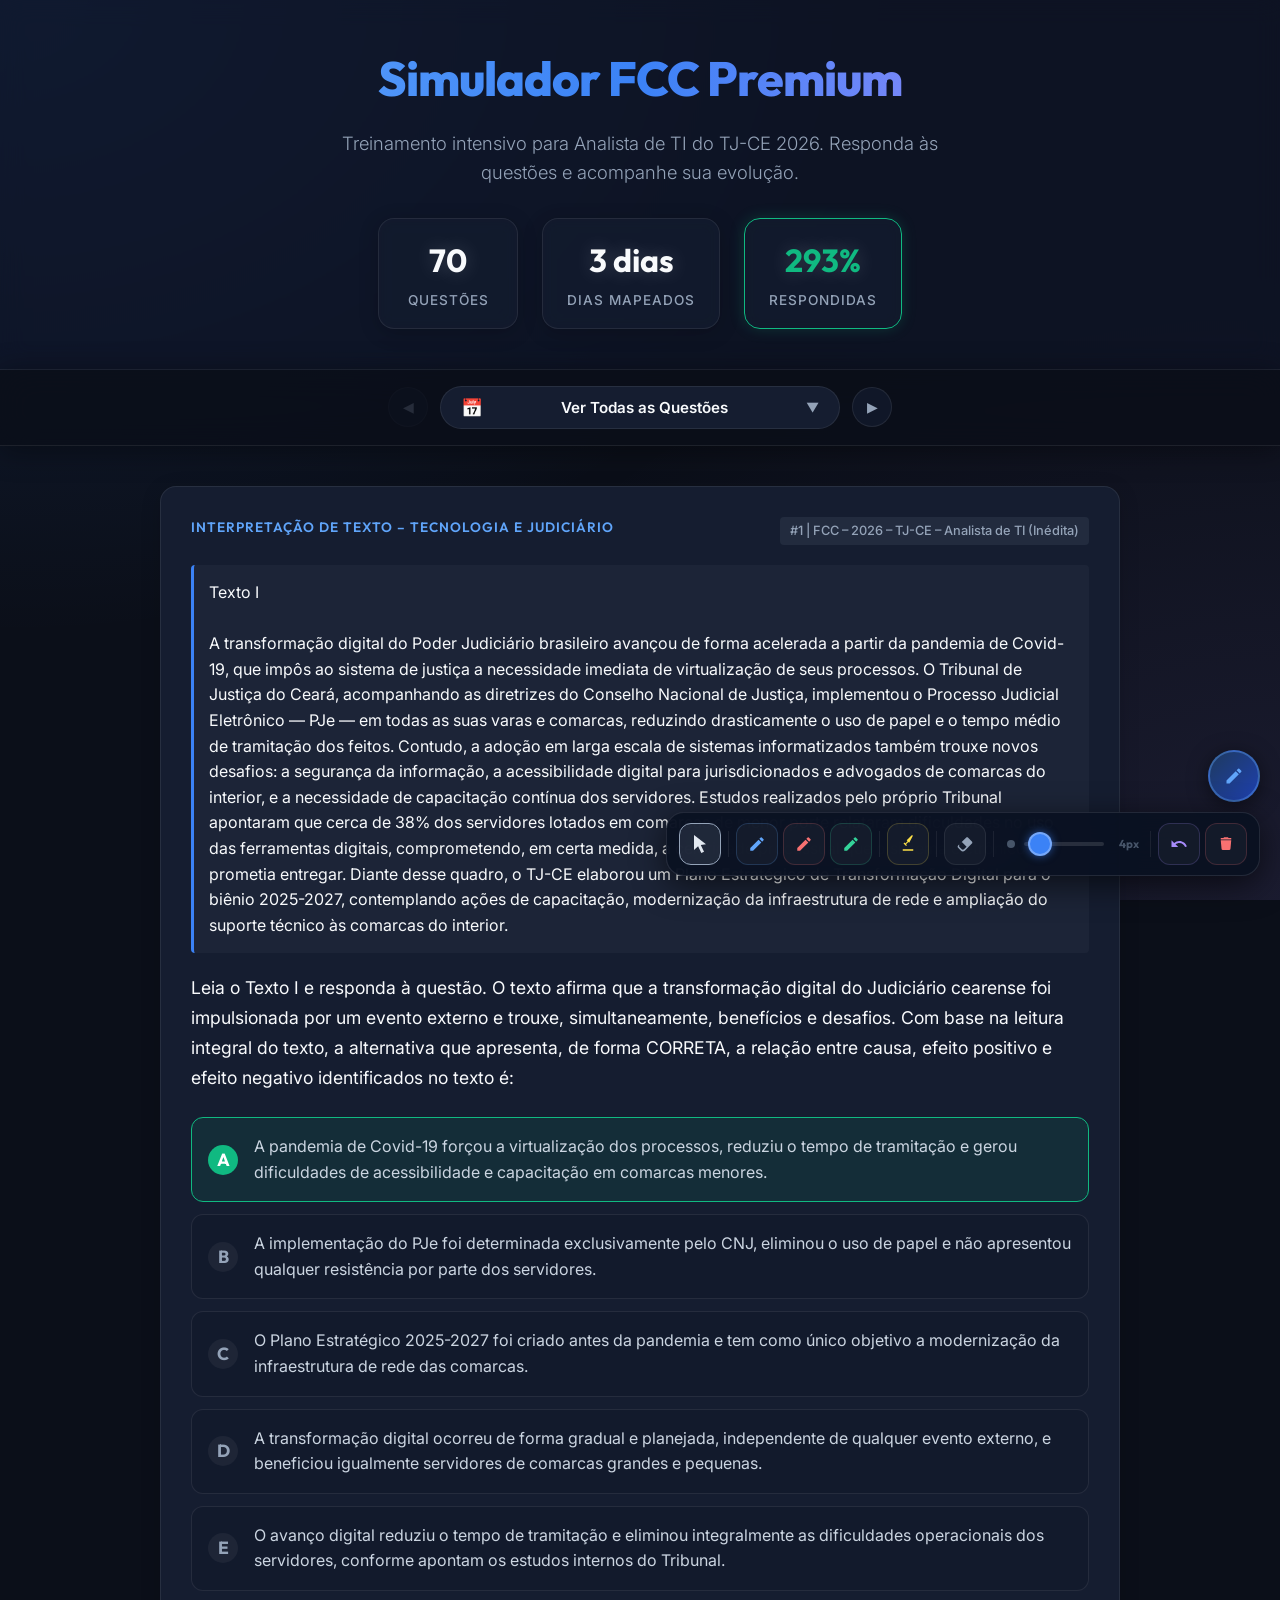
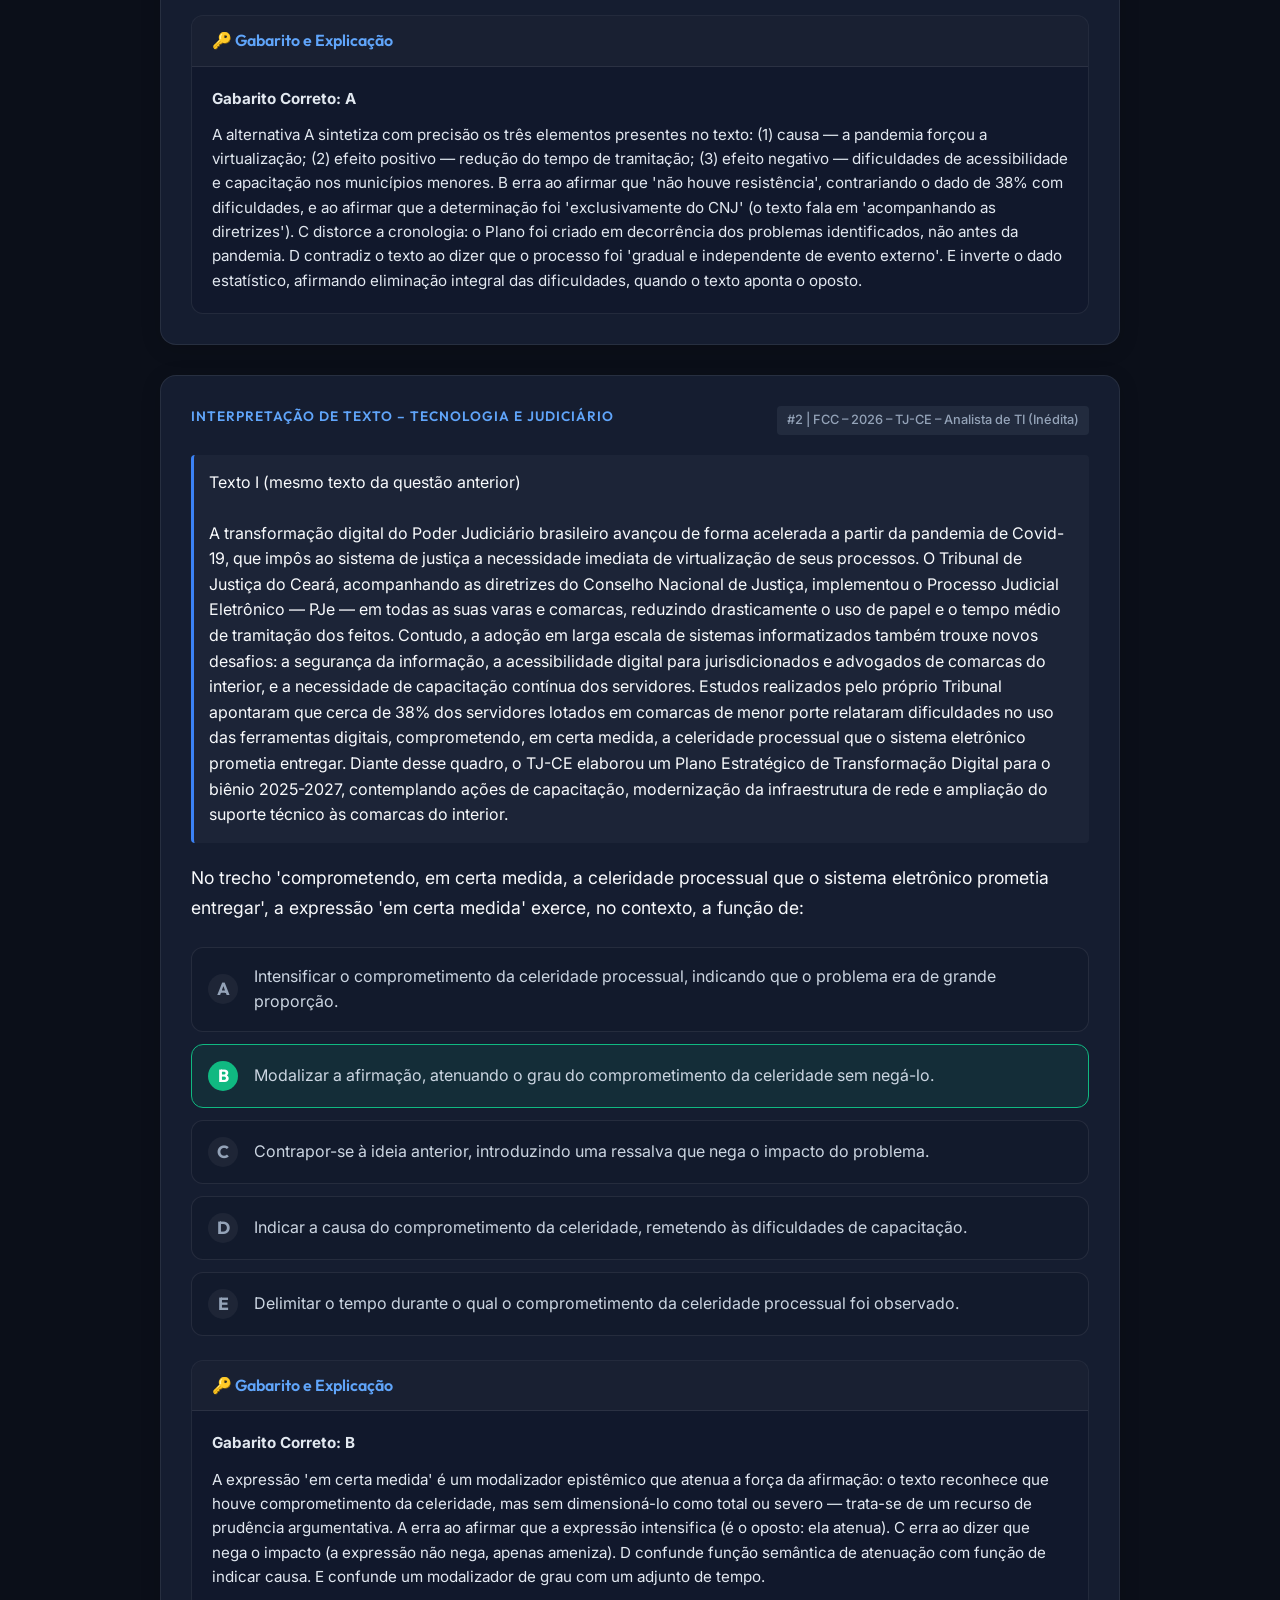
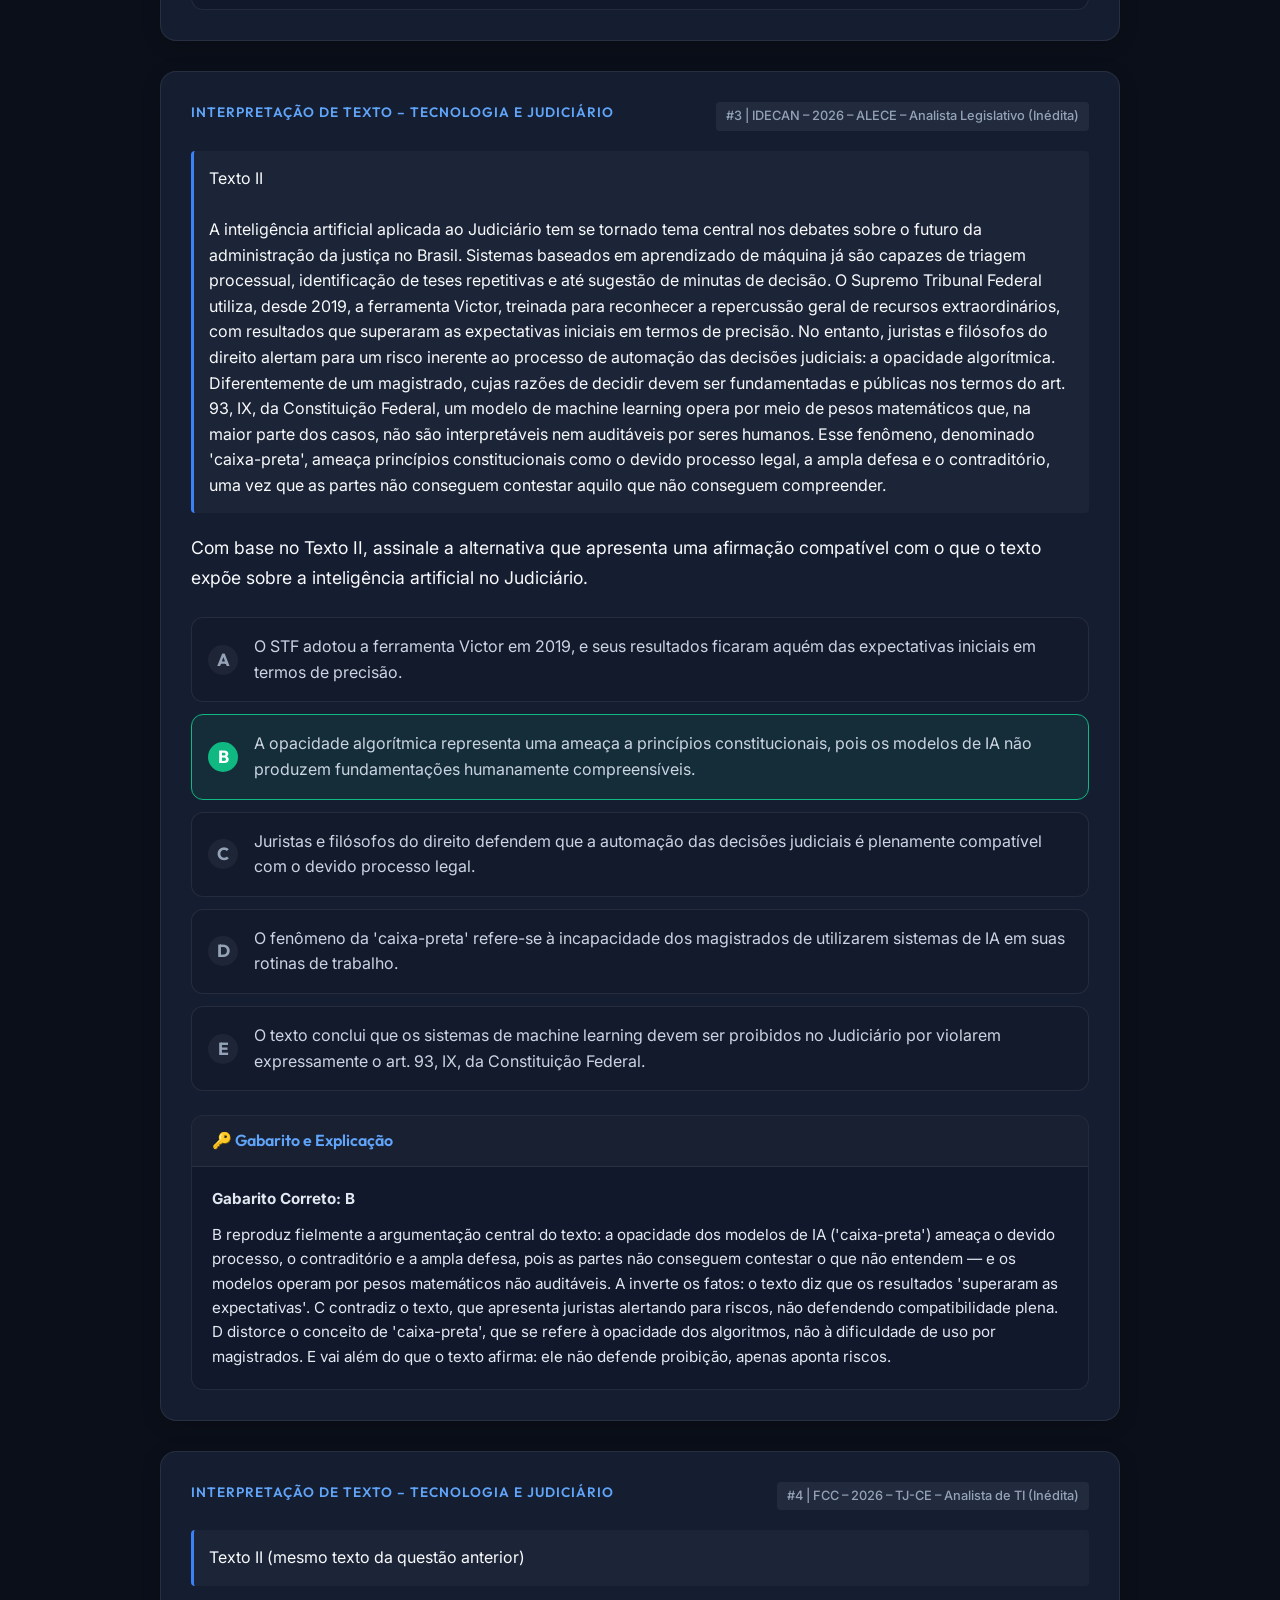
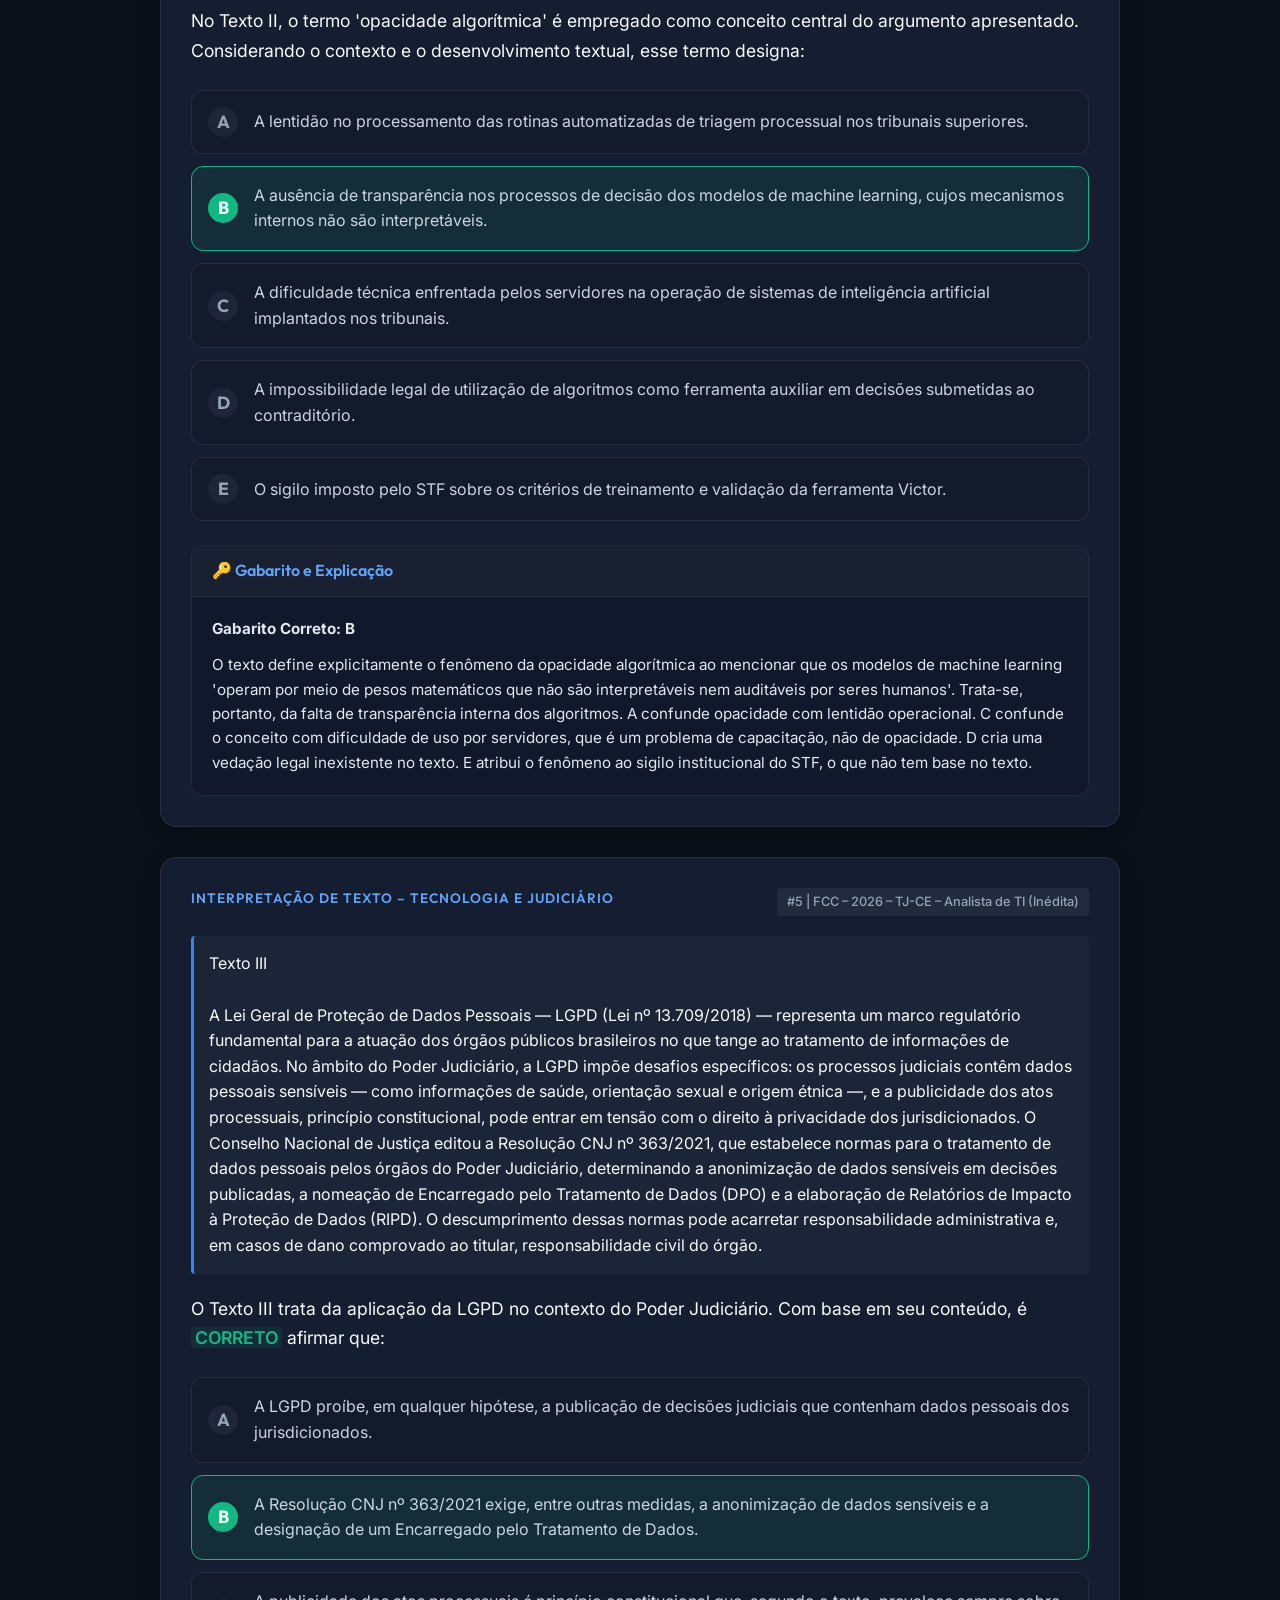
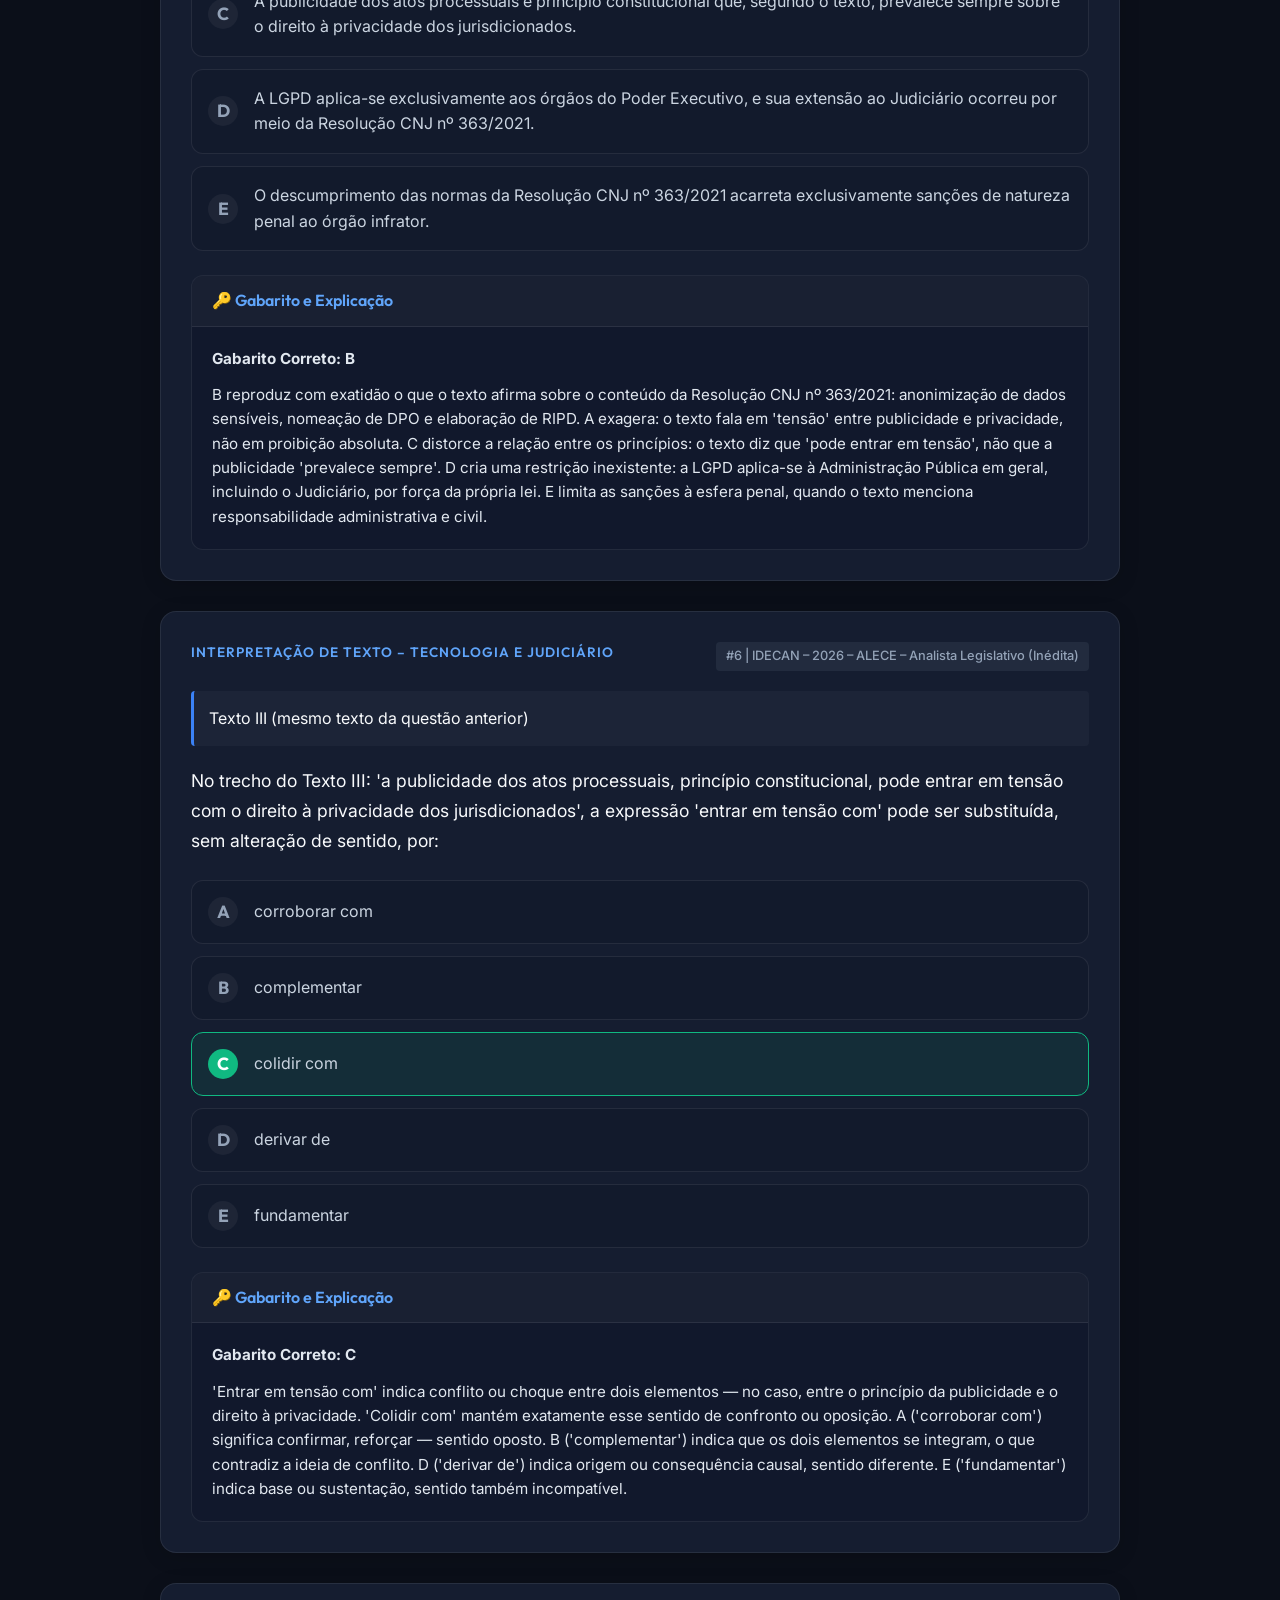
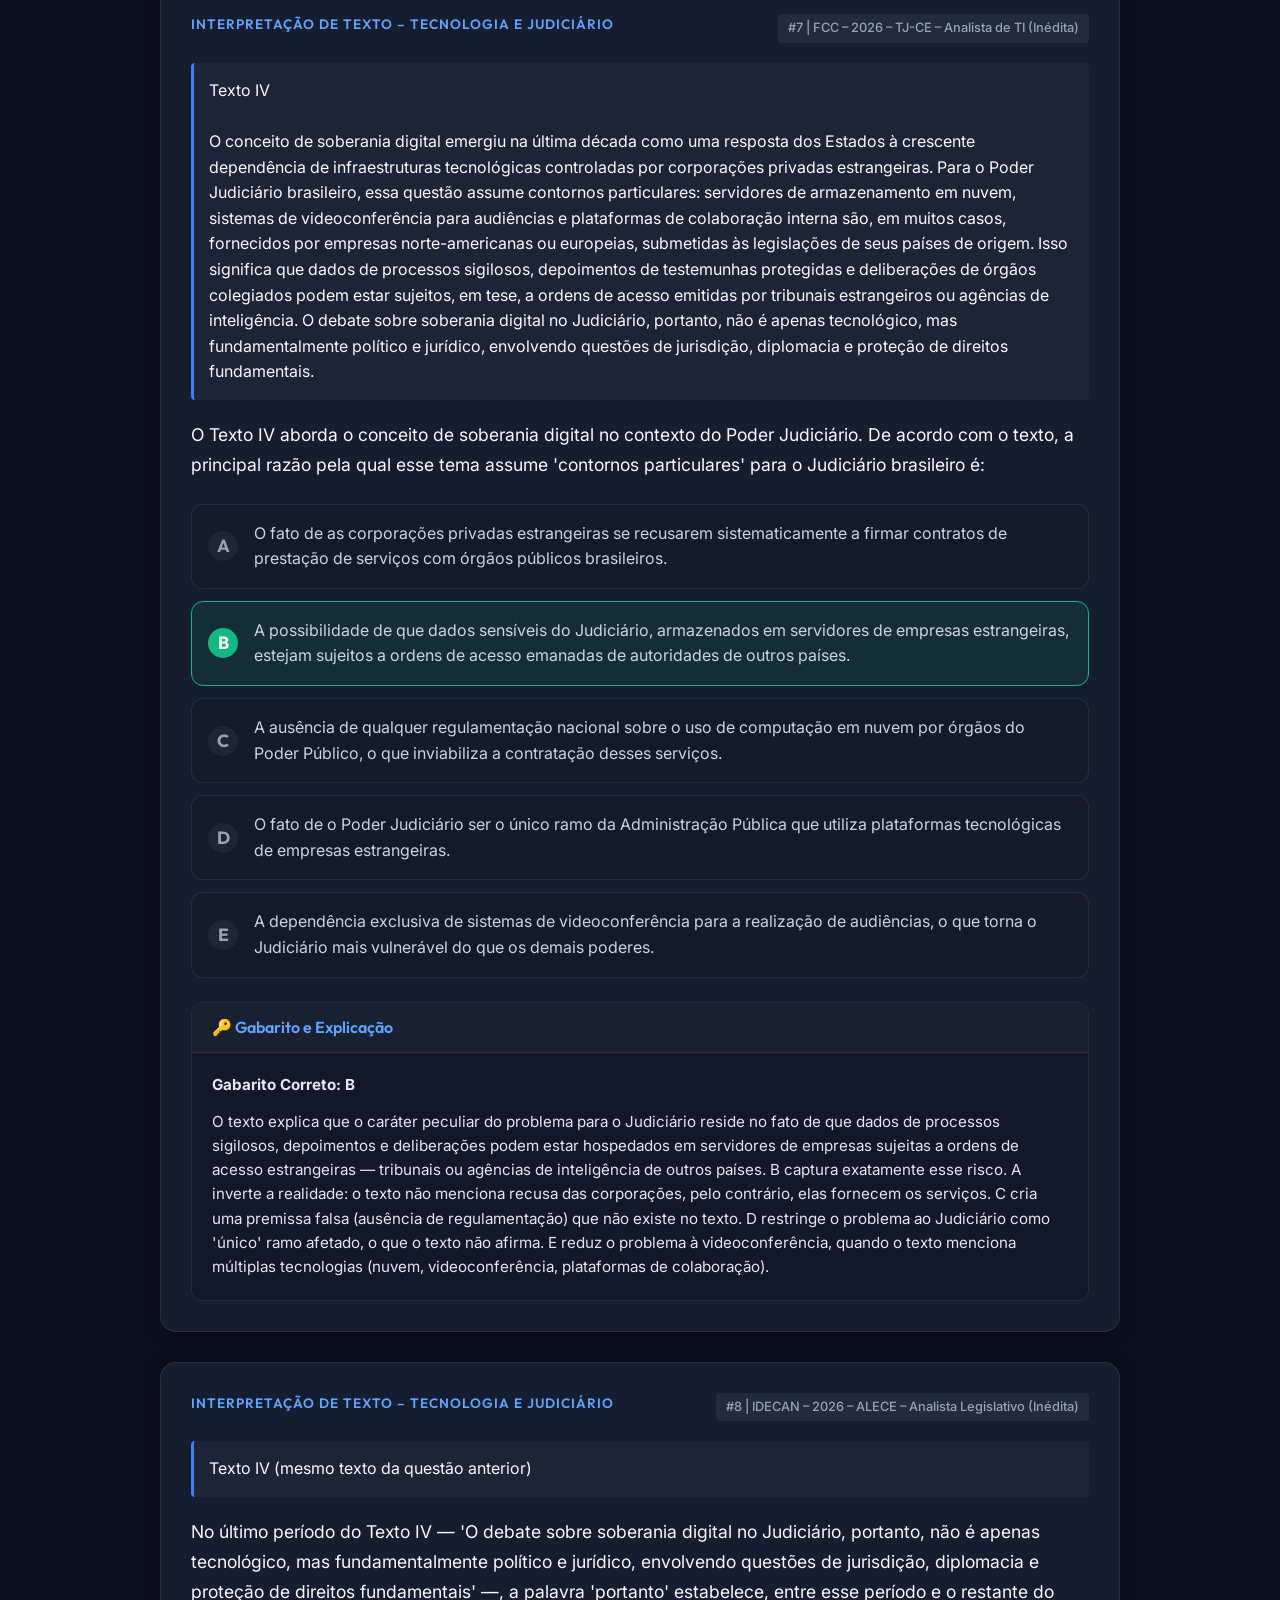
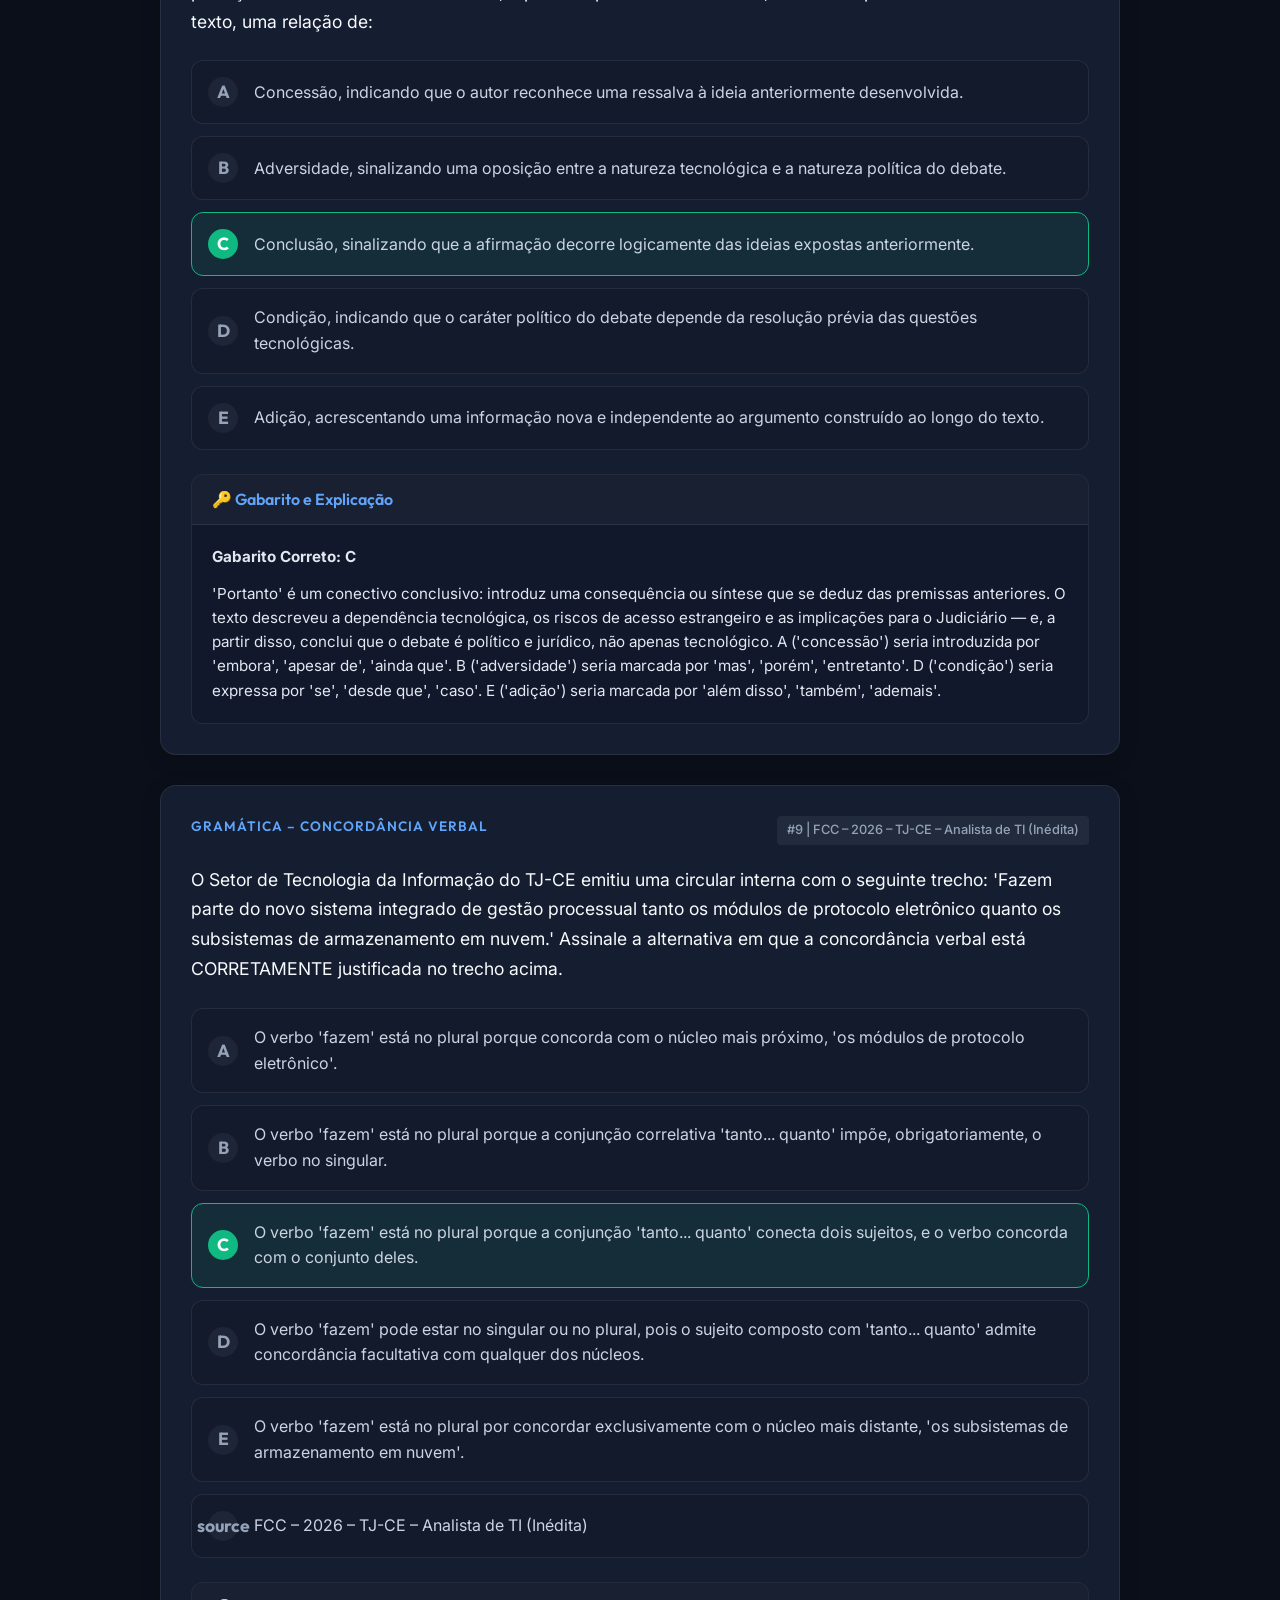
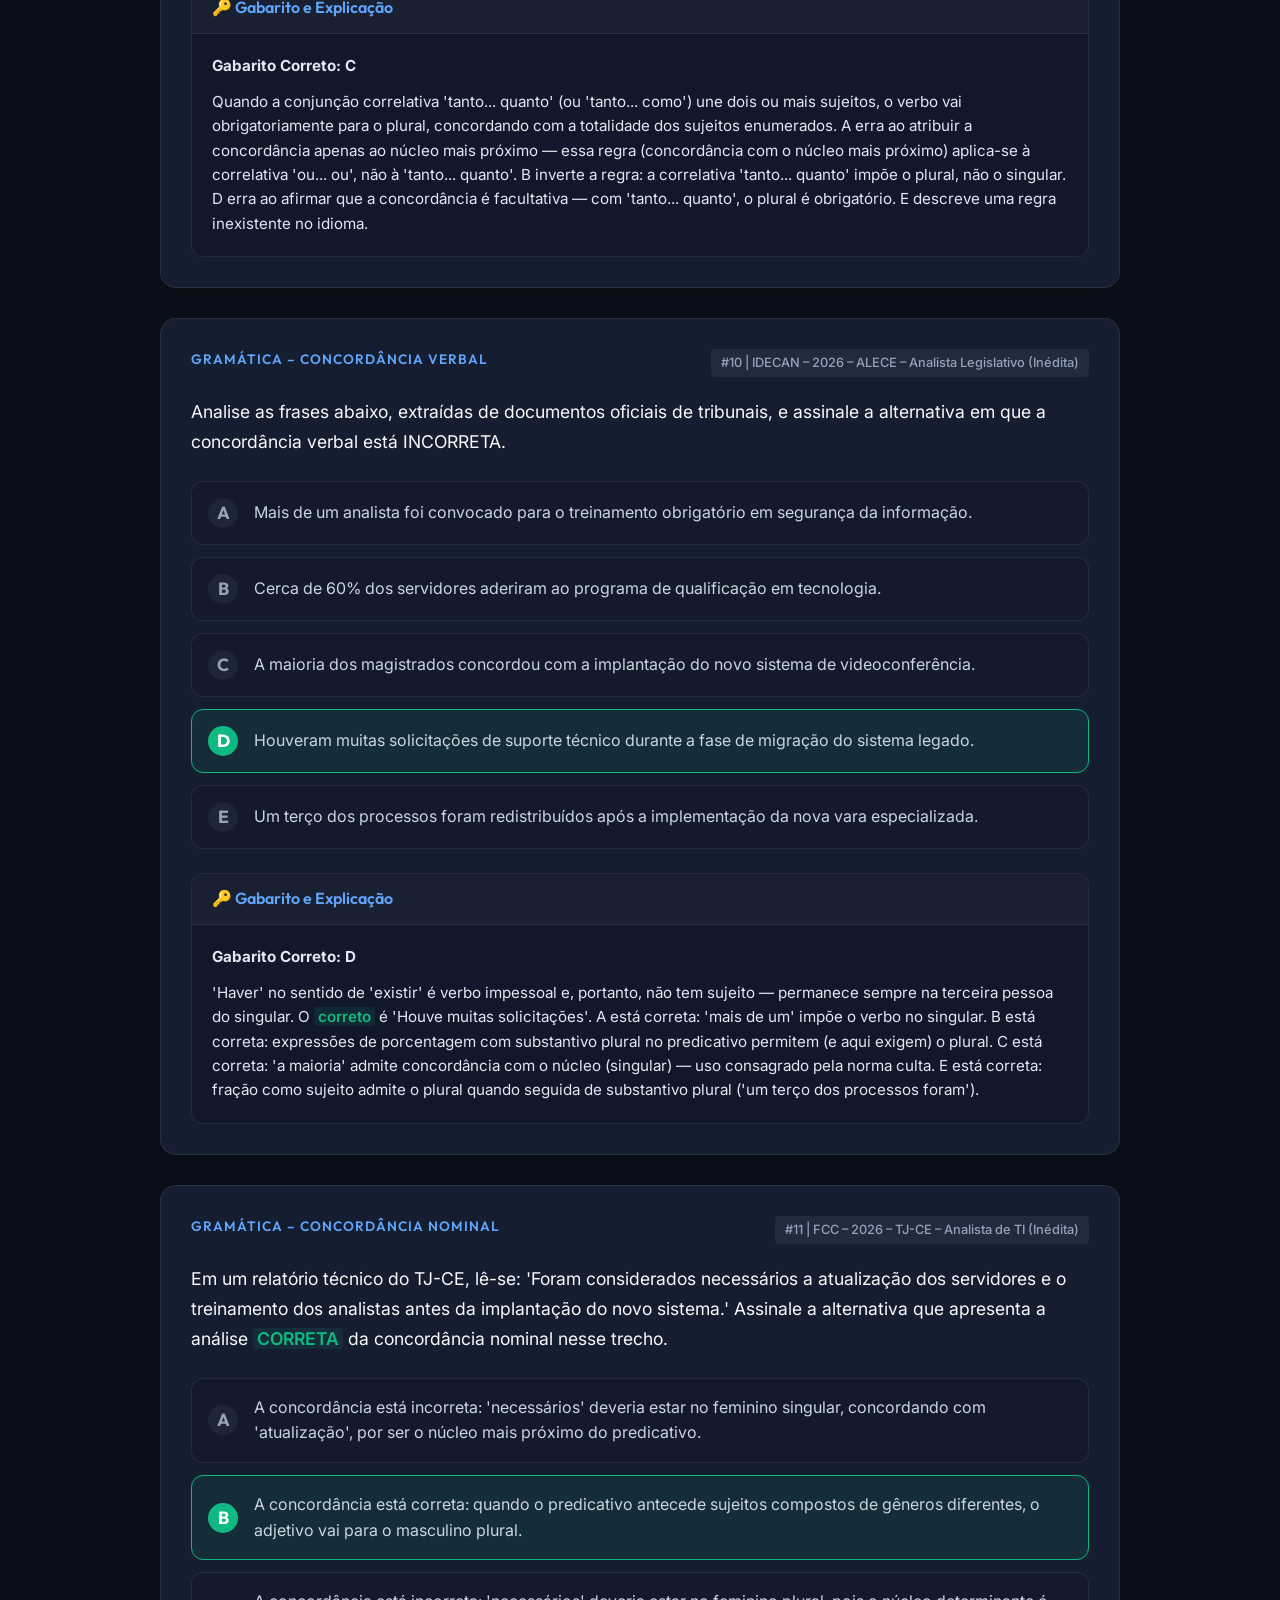
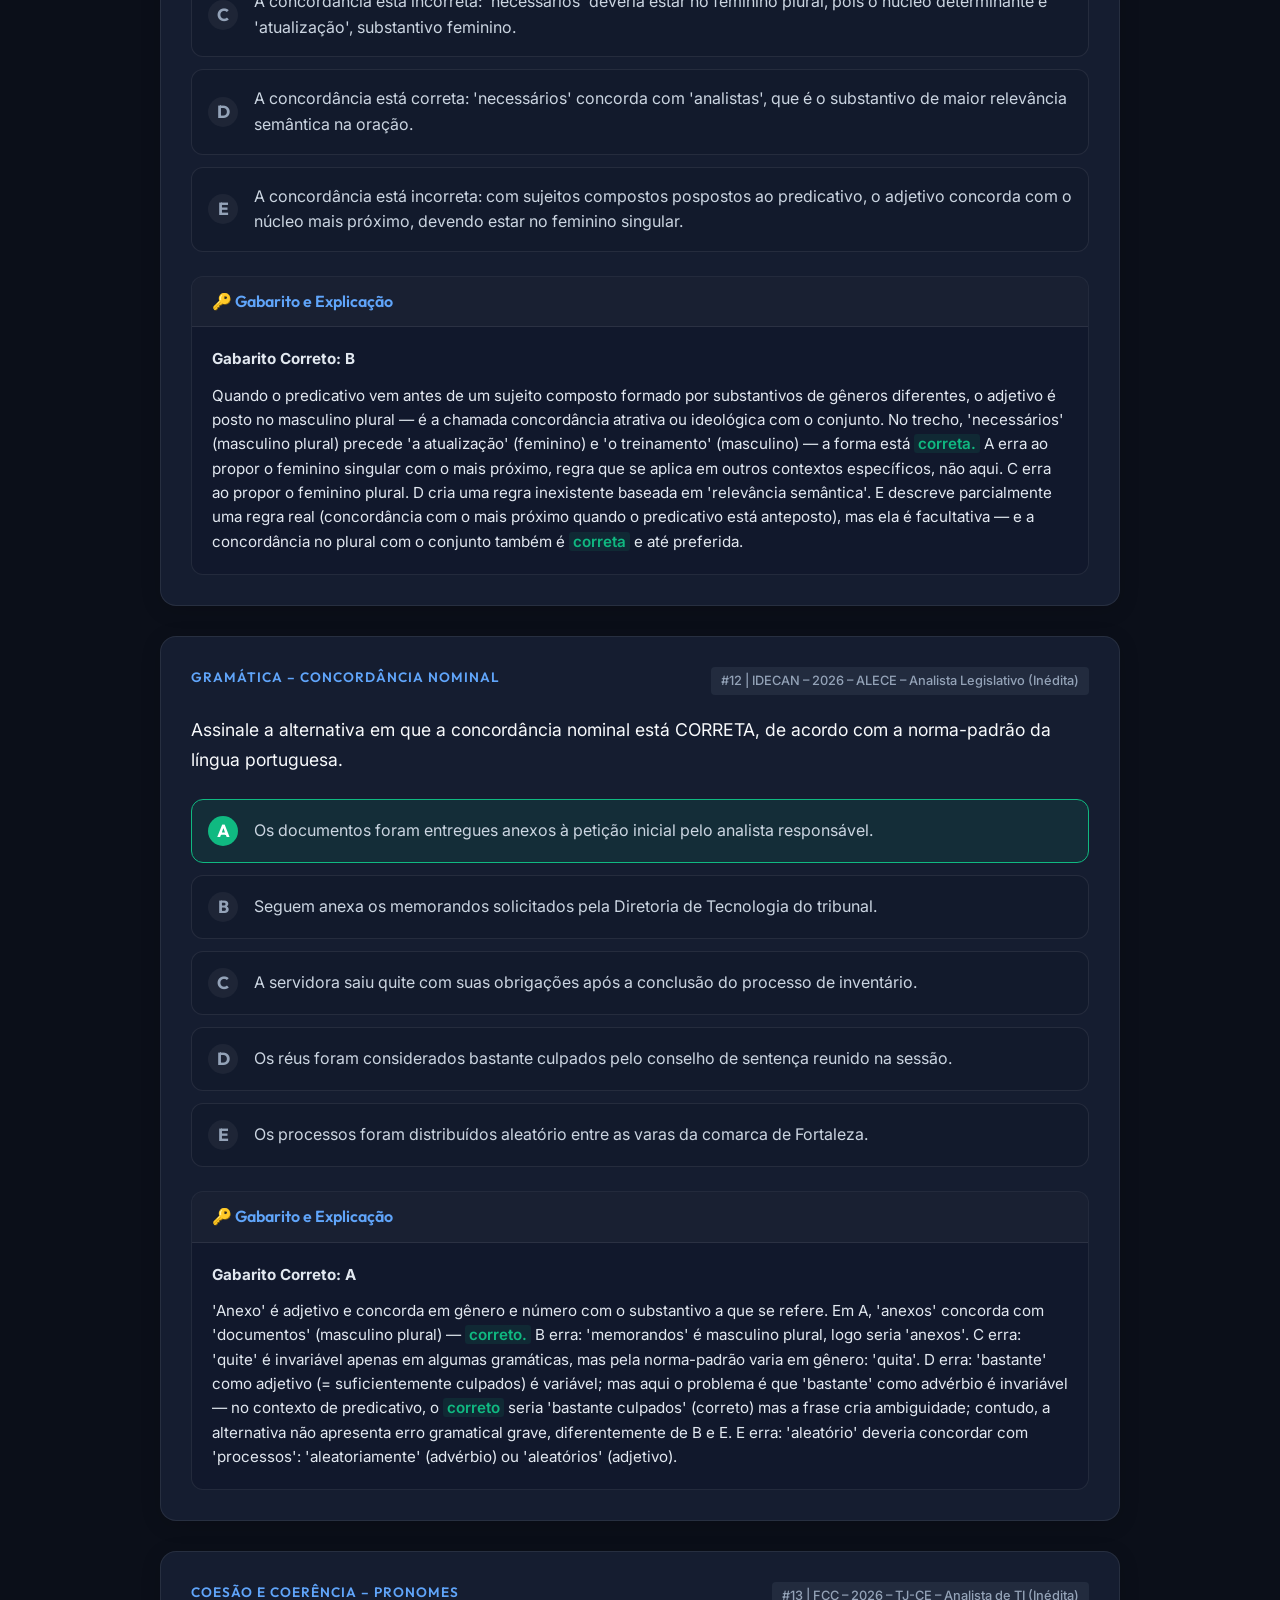
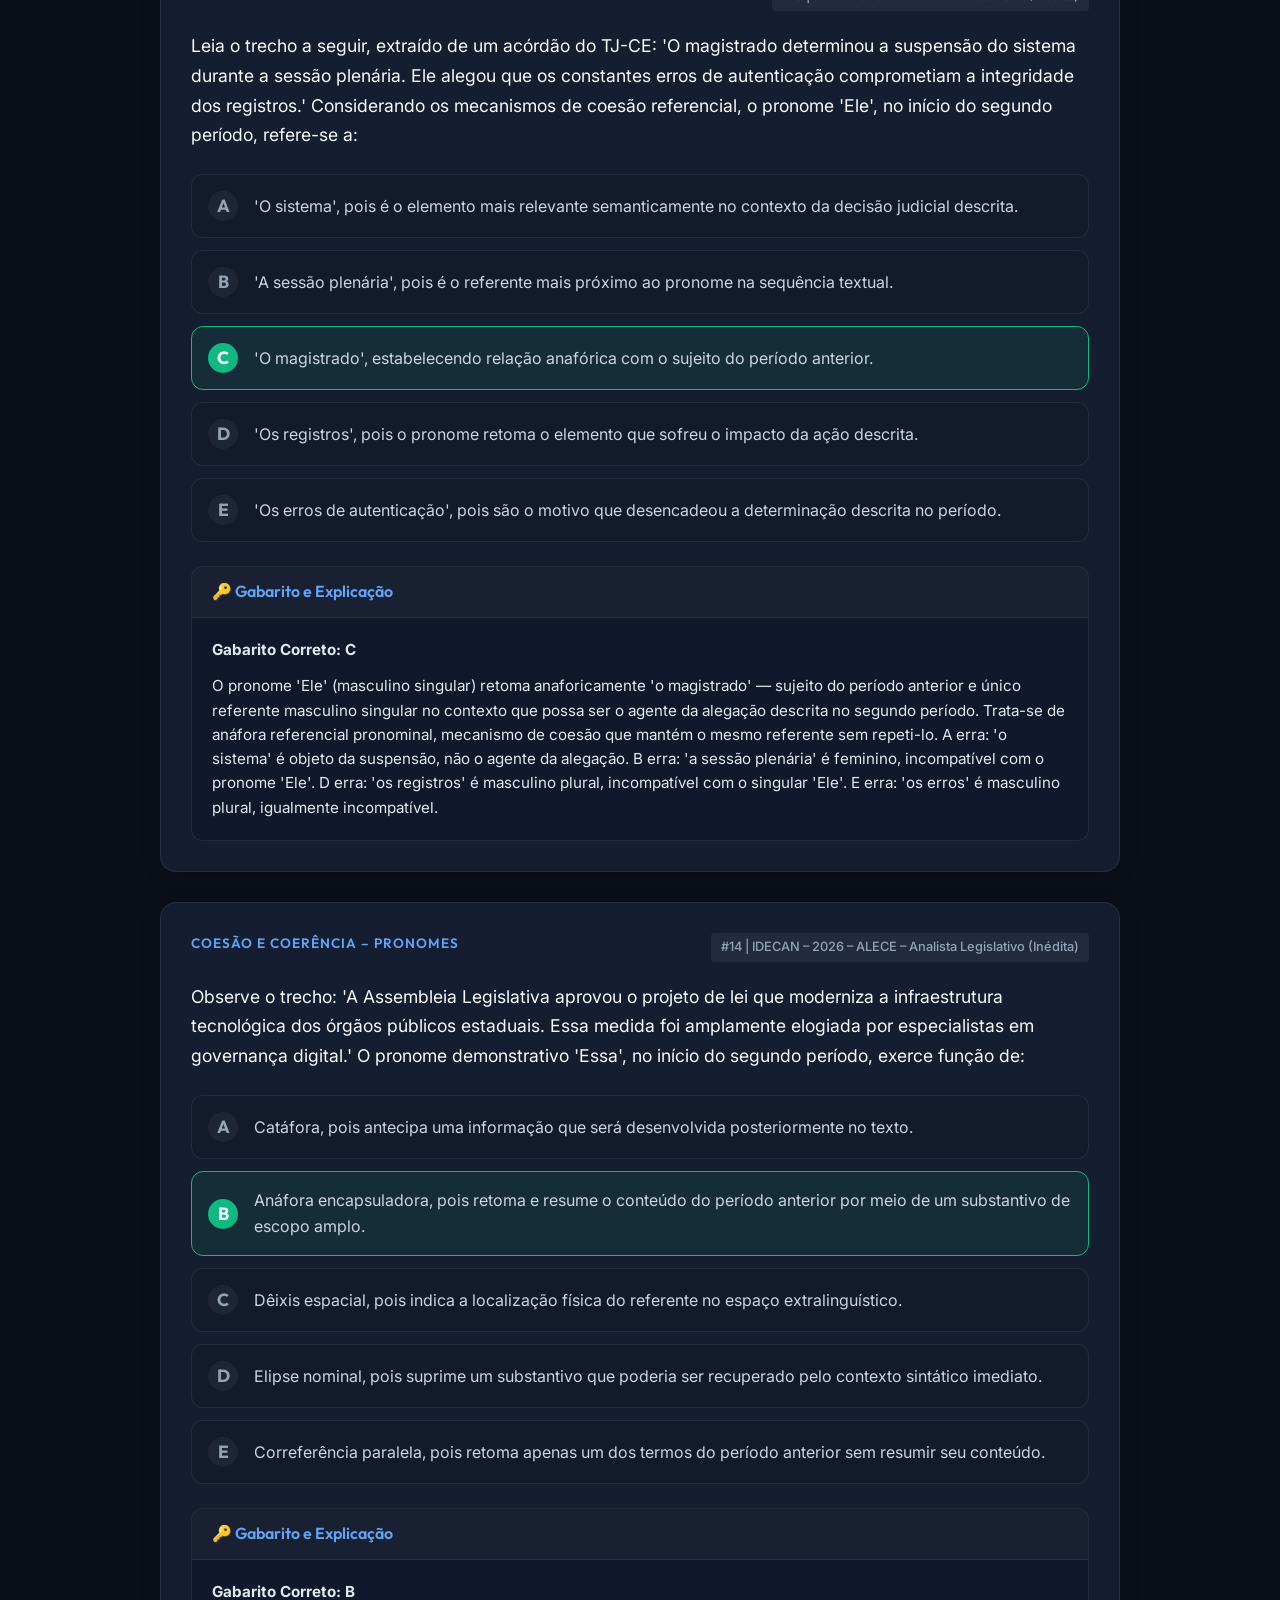
<file: 03_Baterias_Questoes_FCC/todas_questoes_fcc.html>
<!DOCTYPE html>
<html lang="pt-BR">
<head>
    <meta charset="UTF-8">
    <meta name="viewport" content="width=device-width, initial-scale=1.0">
    <title>Simulador de Questões FCC — TJ-CE 2026</title>
    <link rel="stylesheet" href="style.css">
</head>
<body>

    <header>
        <div class="header-container">
            <h1>Simulador FCC Premium</h1>
            <p class="subtitle">Treinamento intensivo para Analista de TI do TJ-CE 2026. Responda às questões e acompanhe sua evolução.</p>
            <div class="stats-bar">
                <div class="stat-card">
                    <div class="stat-val" id="stat-total">...</div>
                    <div class="stat-lbl">Questões</div>
                </div>
                <div class="stat-card">
                    <div class="stat-val" id="stat-days">...</div>
                    <div class="stat-lbl">Dias Mapeados</div>
                </div>
                <div class="stat-card" style="border-color: var(--success); box-shadow: 0 0 15px rgba(16,185,129,0.2);">
                    <div class="stat-val" id="stat-solved" style="color: var(--success);">0%</div>
                    <div class="stat-lbl">Respondidas</div>
                </div>
            </div>
        </div>
    </header>

    <div class="toolbar">
        <div class="toolbar-container">
            <div class="day-selector-container">
                <button id="btn-prev-day" class="btn-nav-day" title="Dia Anterior">◀</button>
                <div class="dropdown-wrapper">
                    <button id="day-selector-trigger" class="day-selector-trigger">
                        <span class="calendar-icon">📅</span>
                        <span id="selected-day-label">Carregando...</span>
                        <span class="arrow">▼</span>
                    </button>
                    <div id="day-selector-dropdown" class="day-selector-dropdown">
                        <div class="dropdown-header">
                            <button id="btn-select-all" class="btn-filter-all">Ver Todas as Questões</button>
                        </div>
                        <div class="weeks-grid" id="weeks-grid">
                            <!-- Semanas e dias serão renderizados dinamicamente aqui -->
                        </div>
                    </div>
                </div>
                <button id="btn-next-day" class="btn-nav-day" title="Próximo Dia">▶</button>
            </div>
        </div>
    </div>

    <main>
        <div id="questions-container">
            <!-- Questões renderizadas dinamicamente pelo JS -->
            <div class="loading">Carregando banco de questões...</div>
        </div>
        
        <div id="pagination" class="pagination" style="display: none;">
            <button id="btn-prev" class="btn-page">Anterior</button>
            <span id="page-info" class="page-info">Página 1</span>
            <button id="btn-next" class="btn-page">Próxima</button>
        </div>
    </main>


    <script src="drawing.js"></script>
    <script src="app.js"></script>
</body>
</html>
</file>
<file: 03_Baterias_Questoes_FCC/style.css>
@import url('https://fonts.googleapis.com/css2?family=Inter:wght@300;400;500;600;700&family=Outfit:wght@400;500;600;700;800&display=swap');

:root {
    --bg-color: #0b0f19; /* Deep dark blue */
    --surface-color: rgba(21, 29, 48, 0.7);
    --surface-solid: #151d30;
    --border-color: rgba(255, 255, 255, 0.08);
    --border-hover: rgba(255, 255, 255, 0.15);
    
    --text-main: #f8fafc;
    --text-muted: #94a3b8;
    --text-accent: #60a5fa;
    
    --primary: #3b82f6;
    --primary-hover: #2563eb;
    --primary-glow: rgba(59, 130, 246, 0.4);
    
    --success: #10b981;
    --success-bg: rgba(16, 185, 129, 0.1);
    --error: #ef4444;
    --error-bg: rgba(239, 68, 68, 0.1);
    
    --radius-sm: 8px;
    --radius-md: 12px;
    --radius-lg: 16px;
    
    --transition: all 0.3s cubic-bezier(0.4, 0, 0.2, 1);
}

* {
    box-sizing: border-box;
    margin: 0;
    padding: 0;
}

body {
    background-color: var(--bg-color);
    background-image: 
        radial-gradient(at 0% 0%, rgba(59, 130, 246, 0.15) 0px, transparent 50%),
        radial-gradient(at 100% 100%, rgba(167, 139, 250, 0.1) 0px, transparent 50%);
    background-attachment: fixed;
    color: var(--text-main);
    font-family: 'Inter', sans-serif;
    line-height: 1.6;
    min-height: 100vh;
    display: flex;
    flex-direction: column;
}

/* Header */
header {
    background: rgba(15, 23, 42, 0.6);
    backdrop-filter: blur(12px);
    -webkit-backdrop-filter: blur(12px);
    border-bottom: 1px solid var(--border-color);
    padding: 40px 20px;
    text-align: center;
    position: relative;
    z-index: 10;
}

.header-container {
    max-width: 1000px;
    margin: 0 auto;
}

h1 {
    font-family: 'Outfit', sans-serif;
    font-size: 3rem;
    font-weight: 800;
    background: linear-gradient(to right, #60a5fa, #3b82f6, #a78bfa);
    -webkit-background-clip: text;
    -webkit-text-fill-color: transparent;
    margin-bottom: 12px;
    letter-spacing: -1px;
}

.subtitle {
    color: var(--text-muted);
    font-size: 1.15rem;
    max-width: 650px;
    margin: 0 auto 30px auto;
    font-weight: 300;
}

/* Stats */
.stats-bar {
    display: flex;
    justify-content: center;
    gap: 24px;
    flex-wrap: wrap;
}

.stat-card {
    background: var(--surface-color);
    border: 1px solid var(--border-color);
    border-radius: var(--radius-lg);
    padding: 16px 24px;
    min-width: 140px;
    backdrop-filter: blur(8px);
    box-shadow: 0 4px 20px rgba(0, 0, 0, 0.2);
    transition: var(--transition);
}

.stat-card:hover {
    transform: translateY(-2px);
    border-color: var(--border-hover);
    box-shadow: 0 8px 30px rgba(0, 0, 0, 0.3);
}

.stat-val {
    font-family: 'Outfit', sans-serif;
    font-size: 2rem;
    font-weight: 700;
    color: var(--text-main);
    text-shadow: 0 0 20px rgba(255, 255, 255, 0.2);
}

.stat-lbl {
    font-size: 0.85rem;
    color: var(--text-muted);
    text-transform: uppercase;
    letter-spacing: 1px;
    font-weight: 500;
    margin-top: 4px;
}

/* Toolbar */
.toolbar {
    position: sticky;
    top: 0;
    background: rgba(11, 15, 25, 0.85);
    backdrop-filter: blur(16px);
    -webkit-backdrop-filter: blur(16px);
    border-bottom: 1px solid var(--border-color);
    padding: 16px 20px;
    z-index: 100;
    box-shadow: 0 4px 30px rgba(0, 0, 0, 0.4);
}

.toolbar-container {
    max-width: 1000px;
    margin: 0 auto;
    display: flex;
    justify-content: center;
    align-items: center;
    width: 100%;
}

/* Day Selector Container */
.day-selector-container {
    display: flex;
    align-items: center;
    gap: 12px;
    width: 100%;
    justify-content: center;
}

.btn-nav-day {
    background: var(--surface-color);
    border: 1px solid var(--border-color);
    color: var(--text-muted);
    width: 40px;
    height: 40px;
    border-radius: 50%;
    display: flex;
    align-items: center;
    justify-content: center;
    cursor: pointer;
    font-size: 0.9rem;
    transition: var(--transition);
    user-select: none;
}

.btn-nav-day:hover:not(:disabled) {
    background: var(--border-hover);
    color: var(--text-main);
    border-color: var(--primary);
    box-shadow: 0 0 10px rgba(59, 130, 246, 0.2);
}

.btn-nav-day:disabled {
    opacity: 0.2;
    cursor: not-allowed;
}

/* Dropdown Wrapper */
.dropdown-wrapper {
    position: relative;
    flex-grow: 1;
    max-width: 400px;
}

/* Selector Trigger */
.day-selector-trigger {
    width: 100%;
    background: var(--surface-solid);
    border: 1px solid var(--border-color);
    color: var(--text-main);
    padding: 10px 20px;
    border-radius: 24px;
    font-family: 'Inter', sans-serif;
    font-weight: 600;
    font-size: 0.95rem;
    display: flex;
    align-items: center;
    justify-content: space-between;
    cursor: pointer;
    transition: var(--transition);
    gap: 10px;
    user-select: none;
}

.day-selector-trigger:hover {
    border-color: var(--primary);
    box-shadow: 0 0 15px var(--primary-glow);
}

.day-selector-trigger .calendar-icon {
    font-size: 1.1rem;
}

.day-selector-trigger .arrow {
    font-size: 0.8rem;
    color: var(--text-muted);
    transition: transform 0.3s ease;
}

.dropdown-wrapper.open .day-selector-trigger .arrow {
    transform: rotate(180deg);
}

/* Dropdown Panel */
.day-selector-dropdown {
    position: absolute;
    top: calc(100% + 8px);
    left: 50%;
    transform: translateX(-50%) translateY(-10px);
    width: 500px;
    max-width: calc(100vw - 40px);
    background: rgba(15, 23, 42, 0.95);
    backdrop-filter: blur(20px);
    -webkit-backdrop-filter: blur(20px);
    border: 1px solid var(--border-color);
    border-radius: var(--radius-lg);
    box-shadow: 0 20px 40px rgba(0, 0, 0, 0.6);
    padding: 20px;
    z-index: 1000;
    opacity: 0;
    visibility: hidden;
    transition: opacity 0.3s ease, transform 0.3s ease, visibility 0.3s;
}

.dropdown-wrapper.open .day-selector-dropdown {
    opacity: 1;
    visibility: visible;
    transform: translateX(-50%) translateY(0);
}

.dropdown-header {
    border-bottom: 1px solid var(--border-color);
    padding-bottom: 12px;
    margin-bottom: 16px;
    display: flex;
    justify-content: center;
}

.btn-filter-all {
    background: var(--surface-color);
    border: 1px solid var(--border-color);
    color: var(--text-main);
    padding: 8px 24px;
    border-radius: 20px;
    font-weight: 600;
    font-size: 0.9rem;
    cursor: pointer;
    width: 100%;
    transition: var(--transition);
}

.btn-filter-all:hover {
    background: var(--primary);
    border-color: var(--primary);
    box-shadow: 0 0 15px var(--primary-glow);
}

.btn-filter-all.active {
    background: var(--primary);
    border-color: var(--primary);
    box-shadow: 0 0 15px var(--primary-glow);
}

/* Weeks Grid */
.weeks-grid {
    display: flex;
    flex-direction: column;
    gap: 16px;
    max-height: 350px;
    overflow-y: auto;
    padding-right: 4px;
    scrollbar-width: thin;
    scrollbar-color: var(--border-hover) transparent;
}

.weeks-grid::-webkit-scrollbar {
    width: 4px;
}

.weeks-grid::-webkit-scrollbar-thumb {
    background-color: var(--border-hover);
    border-radius: 4px;
}

.week-row {
    display: flex;
    flex-direction: column;
    gap: 8px;
}

.week-title {
    font-family: 'Outfit', sans-serif;
    font-size: 0.8rem;
    font-weight: 700;
    color: var(--text-accent);
    text-transform: uppercase;
    letter-spacing: 1px;
    border-bottom: 1px solid rgba(255, 255, 255, 0.03);
    padding-bottom: 4px;
}

.week-days {
    display: flex;
    flex-wrap: wrap;
    gap: 8px;
}

/* Custom styles for compact filter buttons in grid */
.btn-filter-compact {
    background: rgba(255, 255, 255, 0.03);
    border: 1px solid var(--border-color);
    color: var(--text-muted);
    padding: 6px 12px;
    border-radius: 16px;
    font-family: 'Inter', sans-serif;
    font-size: 0.85rem;
    font-weight: 500;
    cursor: pointer;
    white-space: nowrap;
    transition: var(--transition);
}

.btn-filter-compact:hover {
    background: rgba(255, 255, 255, 0.08);
    color: var(--text-main);
    border-color: var(--border-hover);
}

.btn-filter-compact.active {
    background: var(--primary);
    border-color: var(--primary);
    color: white;
    box-shadow: 0 0 10px var(--primary-glow);
}

.btn-filter-compact.day-completed {
    border-color: rgba(16, 185, 129, 0.4);
    color: #34d399;
}

.btn-filter-compact.day-completed::after {
    content: " ✓";
    font-weight: bold;
}

/* Main Content */
main {
    max-width: 1000px;
    margin: 40px auto;
    padding: 0 20px;
    flex-grow: 1;
    width: 100%;
}

.loading {
    text-align: center;
    padding: 60px 0;
    font-size: 1.2rem;
    color: var(--text-muted);
    font-family: 'Outfit', sans-serif;
    animation: pulse 2s infinite;
}

@keyframes pulse {
    0% { opacity: 0.6; }
    50% { opacity: 1; }
    100% { opacity: 0.6; }
}

/* Question Cards */
.question-card {
    background: var(--surface-solid);
    border: 1px solid var(--border-color);
    border-radius: var(--radius-lg);
    padding: 30px;
    margin-bottom: 30px;
    box-shadow: 0 4px 20px rgba(0, 0, 0, 0.15);
    transition: var(--transition);
    animation: slideUp 0.4s ease-out forwards;
    opacity: 0;
    transform: translateY(20px);
}

.question-card:hover {
    border-color: var(--border-hover);
    box-shadow: 0 8px 30px rgba(0, 0, 0, 0.25);
}

@keyframes slideUp {
    to { opacity: 1; transform: translateY(0); }
}

.q-header {
    display: flex;
    justify-content: space-between;
    align-items: flex-start;
    margin-bottom: 20px;
    gap: 15px;
}

.q-theme {
    font-family: 'Outfit', sans-serif;
    font-size: 0.85rem;
    color: var(--text-accent);
    text-transform: uppercase;
    letter-spacing: 1px;
    font-weight: 600;
}

.q-source {
    background: rgba(148, 163, 184, 0.1);
    color: var(--text-muted);
    padding: 4px 10px;
    border-radius: 4px;
    font-size: 0.8rem;
    font-weight: 500;
}

.q-statement {
    font-size: 1.1rem;
    line-height: 1.7;
    margin-bottom: 24px;
    color: var(--text-main);
}

/* Options */
.options-list {
    display: flex;
    flex-direction: column;
    gap: 12px;
}

.option-item {
    display: flex;
    align-items: center;
    background: rgba(15, 23, 42, 0.4);
    border: 1px solid var(--border-color);
    border-radius: var(--radius-md);
    padding: 16px;
    cursor: pointer;
    transition: var(--transition);
}

.option-item:hover {
    background: rgba(255, 255, 255, 0.03);
    border-color: var(--border-hover);
}

.option-letter {
    font-family: 'Outfit', sans-serif;
    font-weight: 700;
    font-size: 1.1rem;
    color: var(--text-muted);
    margin-right: 16px;
    width: 30px;
    height: 30px;
    display: flex;
    align-items: center;
    justify-content: center;
    background: rgba(255, 255, 255, 0.05);
    border-radius: 50%;
}

.option-text {
    flex: 1;
    color: #cbd5e1;
}

/* Interaction States */
.option-item.selected.correct {
    background: var(--success-bg);
    border-color: var(--success);
}

.option-item.selected.correct .option-letter {
    background: var(--success);
    color: white;
}

.option-item.selected.wrong {
    background: var(--error-bg);
    border-color: var(--error);
}

.option-item.selected.wrong .option-letter {
    background: var(--error);
    color: white;
}

/* Reveal correct when wrong */
.question-card.answered .option-item.is-correct-answer:not(.selected) {
    border-color: var(--success);
    box-shadow: 0 0 0 1px var(--success) inset;
}

.question-card.answered .option-item.is-correct-answer:not(.selected) .option-letter {
    color: var(--success);
}

/* Disable pointer after answering */
.question-card.answered .option-item {
    cursor: default;
    pointer-events: none;
}

/* Explanation Box */
.explanation-box {
    margin-top: 24px;
    background: rgba(15, 23, 42, 0.6);
    border: 1px solid var(--border-color);
    border-radius: var(--radius-md);
    overflow: hidden;
    display: none;
}

.question-card.answered .explanation-box {
    display: block;
    animation: expandIn 0.3s ease-out forwards;
}

@keyframes expandIn {
    from { opacity: 0; transform: translateY(-10px); }
    to { opacity: 1; transform: translateY(0); }
}

.exp-header {
    background: rgba(255, 255, 255, 0.03);
    padding: 12px 20px;
    border-bottom: 1px solid var(--border-color);
    font-family: 'Outfit', sans-serif;
    font-weight: 600;
    color: var(--text-accent);
    display: flex;
    align-items: center;
    gap: 8px;
}

.exp-content {
    padding: 20px;
    color: #e2e8f0;
    font-size: 0.95rem;
    line-height: 1.6;
}

.exp-content p {
    margin-bottom: 12px;
}
.exp-content ul {
    margin-left: 20px;
    margin-bottom: 12px;
}
.exp-content li {
    margin-bottom: 6px;
}

/* Explanation Text Enhancements */
.exp-opt-letter {
    font-family: 'Outfit', sans-serif;
    font-weight: 700;
    color: var(--text-accent);
    background: rgba(96, 165, 250, 0.1);
    padding: 2px 6px;
    border-radius: 4px;
    margin-right: 4px;
}

.text-correct {
    color: var(--success);
    font-weight: 600;
    background: var(--success-bg);
    padding: 0 4px;
    border-radius: 3px;
}

.text-wrong {
    color: var(--error);
    font-weight: 600;
    background: var(--error-bg);
    padding: 0 4px;
    border-radius: 3px;
}

/* Pagination */
.pagination {
    display: flex;
    justify-content: center;
    align-items: center;
    gap: 15px;
    margin-top: 50px;
}

.btn-page {
    background: var(--surface-color);
    border: 1px solid var(--border-color);
    color: var(--text-main);
    padding: 10px 20px;
    border-radius: var(--radius-sm);
    cursor: pointer;
    font-weight: 600;
    transition: var(--transition);
}

.btn-page:hover:not(:disabled) {
    background: var(--border-hover);
}

.btn-page:disabled {
    opacity: 0.5;
    cursor: not-allowed;
}

.page-info {
    color: var(--text-muted);
    font-family: 'Outfit', sans-serif;
}

/* Responsive Layouts & Android Optimization */

/* Horizontal scrolling for tables inside card contents */
table {
    display: block;
    width: 100%;
    overflow-x: auto;
    -webkit-overflow-scrolling: touch;
}

/* Medium Screens (Tablets / small laptops) */
@media (max-width: 768px) {
    h1 {
        font-size: 2.2rem;
    }
    
    .subtitle {
        font-size: 1.05rem;
        margin-bottom: 24px;
        padding: 0 10px;
    }
    
    header {
        padding: 30px 15px;
    }
    
    .stats-bar {
        gap: 12px;
    }
    
    .stat-card {
        min-width: 120px;
        padding: 12px 18px;
    }
    
    .stat-val {
        font-size: 1.6rem;
    }

    main {
        margin: 24px auto;
        padding: 0 16px;
    }
    
    .question-card {
        padding: 24px;
        margin-bottom: 20px;
    }
    
    .q-header {
        flex-direction: column;
        align-items: flex-start;
        gap: 8px;
    }
    
    .q-source {
        align-self: flex-start;
    }
}

/* Small Screens / Android & iOS Mobile Devices */
@media (max-width: 480px) {
    /* Disable blue/gray touch highlight on mobile browsers */
    * {
        -webkit-tap-highlight-color: transparent;
    }

    h1 {
        font-size: 1.7rem;
        margin-bottom: 8px;
    }
    
    .subtitle {
        font-size: 0.9rem;
        margin-bottom: 20px;
        line-height: 1.4;
    }
    
    header {
        padding: 24px 12px;
    }
    
    /* Stats grid: ensure 3 columns side-by-side with equal width */
    .stats-bar {
        display: grid;
        grid-template-columns: repeat(3, 1fr);
        gap: 6px;
        width: 100%;
    }
    
    .stat-card {
        min-width: 0; /* allows shrinking below default min-content */
        padding: 8px 4px;
        border-radius: var(--radius-md);
        text-align: center;
    }
    
    .stat-val {
        font-size: 1.25rem;
    }
    
    .stat-lbl {
        font-size: 0.68rem;
        letter-spacing: 0.5px;
    }
    
    /* Sticky Toolbar & Navigation controls */
    .toolbar {
        padding: 10px 12px;
    }
    
    .day-selector-container {
        gap: 8px;
    }
    
    .btn-nav-day {
        width: 36px;
        height: 36px;
        font-size: 0.75rem;
        flex-shrink: 0;
    }
    
    .day-selector-trigger {
        padding: 8px 10px;
        font-size: 0.82rem;
        border-radius: 20px;
        gap: 6px;
    }
    
    /* Truncate long day text to prevent button overflow */
    #selected-day-label {
        white-space: nowrap;
        overflow: hidden;
        text-overflow: ellipsis;
        flex-grow: 1;
        text-align: left;
    }
    
    .day-selector-trigger .calendar-icon {
        font-size: 0.95rem;
    }
    
    .day-selector-trigger .arrow {
        font-size: 0.7rem;
    }
    
    /* Mobile-optimized dropdown panel */
    .day-selector-dropdown {
        width: calc(100vw - 24px);
        max-width: 340px;
        padding: 14px;
        top: calc(100% + 6px);
    }
    
    .dropdown-header {
        margin-bottom: 12px;
        padding-bottom: 8px;
    }
    
    .btn-filter-all {
        padding: 6px 16px;
        font-size: 0.85rem;
    }
    
    .weeks-grid {
        gap: 12px;
        max-height: 280px;
    }
    
    .week-days {
        gap: 6px;
    }
    
    .btn-filter-compact {
        padding: 5px 10px;
        font-size: 0.78rem;
        border-radius: 12px;
    }
    
    /* Main container and Question Cards */
    main {
        margin: 16px auto;
        padding: 0 10px;
    }
    
    .question-card {
        padding: 16px;
        margin-bottom: 16px;
        border-radius: var(--radius-md);
    }
    
    .q-statement {
        font-size: 0.98rem;
        line-height: 1.5;
        margin-bottom: 18px;
    }
    
    /* Touch-friendly, legible options list */
    .options-list {
        gap: 8px;
    }
    
    .option-item {
        padding: 10px 12px;
        border-radius: var(--radius-sm);
    }
    
    .option-letter {
        width: 26px;
        height: 26px;
        font-size: 0.95rem;
        margin-right: 10px;
    }
    
    .option-text {
        font-size: 0.9rem;
        line-height: 1.4;
    }
    
    /* Explanation Box */
    .explanation-box {
        margin-top: 16px;
    }
    
    .exp-header {
        padding: 10px 14px;
        font-size: 0.85rem;
    }
    
    .exp-content {
        padding: 14px;
        font-size: 0.88rem;
    }
    
    /* Day completion banner */
    .day-completion-banner {
        flex-direction: column;
        align-items: stretch;
        gap: 12px;
        padding: 14px;
        border-radius: var(--radius-md);
        text-align: center;
    }
    
    .day-completion-banner div[style*="display: flex"] {
        flex-direction: column;
        width: 100%;
        gap: 8px !important;
    }
    
    .btn-complete-day,
    .btn-mark-all-day,
    .btn-reset-day {
        width: 100%;
        padding: 10px 14px;
        font-size: 0.85rem;
        border-radius: 18px;
        display: flex;
        justify-content: center;
        align-items: center;
    }
    
    /* Native-feeling touch active states for interactive targets */
    .btn-nav-day:active,
    .day-selector-trigger:active,
    .btn-filter-compact:active,
    .option-item:active,
    .btn-page:active,
    .btn-complete-day:active,
    .btn-reset-day:active,
    .btn-mark-all-day:active,
    .btn-filter-all:active {
        transform: scale(0.97);
        filter: brightness(0.9);
    }
}

/* Markdown Formatting Elements */
pre {
    background: rgba(15, 23, 42, 0.6);
    border: 1px solid var(--border-color);
    border-radius: var(--radius-sm);
    padding: 16px;
    overflow-x: auto;
    margin: 16px 0;
    font-family: 'Consolas', 'Fira Code', 'Courier New', Courier, monospace;
    font-size: 0.95rem;
    box-shadow: inset 0 2px 8px rgba(0, 0, 0, 0.3);
}

code {
    font-family: 'Consolas', 'Fira Code', 'Courier New', Courier, monospace;
    color: #f472b6; /* Soft pink-magenta */
    background: rgba(244, 114, 182, 0.08);
    padding: 2px 6px;
    border-radius: 4px;
    font-size: 0.9em;
    border: 1px solid rgba(244, 114, 182, 0.15);
}

pre code {
    color: #60a5fa; /* Soft blue */
    background: none;
    padding: 0;
    border-radius: 0;
    font-size: inherit;
    border: none;
}

table {
    width: 100%;
    border-collapse: collapse;
    margin: 20px 0;
    background: rgba(15, 23, 42, 0.4);
    border: 1px solid var(--border-color);
    border-radius: var(--radius-md);
    overflow: hidden;
    box-shadow: 0 4px 15px rgba(0, 0, 0, 0.15);
}

th, td {
    padding: 12px 16px;
    text-align: left;
    border-bottom: 1px solid var(--border-color);
}

th {
    background: rgba(255, 255, 255, 0.04);
    color: var(--text-accent);
    font-weight: 600;
    font-family: 'Outfit', sans-serif;
    font-size: 0.95rem;
}

tr:last-child td {
    border-bottom: none;
}

tr:hover td {
    background: rgba(255, 255, 255, 0.01);
}

/* Day Completion Banner */
.day-completion-banner {
    display: flex;
    justify-content: space-between;
    align-items: center;
    background: linear-gradient(135deg, rgba(16, 185, 129, 0.15) 0%, rgba(59, 130, 246, 0.05) 100%);
    border: 1px solid rgba(16, 185, 129, 0.25);
    border-radius: var(--radius-md);
    padding: 16px 24px;
    margin-bottom: 24px;
    box-shadow: 0 4px 15px rgba(0, 0, 0, 0.1);
}

.day-completion-banner strong {
    color: var(--success);
}

.btn-complete-day {
    background: var(--success);
    border: 1px solid var(--success);
    color: white;
    padding: 8px 16px;
    border-radius: 20px;
    font-family: 'Inter', sans-serif;
    font-weight: 600;
    font-size: 0.85rem;
    cursor: pointer;
    transition: var(--transition);
    box-shadow: 0 0 10px rgba(16, 185, 129, 0.3);
}

.btn-complete-day:hover {
    background: #059669;
    border-color: #059669;
    box-shadow: 0 0 15px rgba(16, 185, 129, 0.5);
}

.btn-complete-day.is-completed {
    background: rgba(16, 185, 129, 0.1);
    border-color: rgba(16, 185, 129, 0.4);
    color: var(--success);
    box-shadow: none;
}

.btn-complete-day.is-completed:hover {
    background: rgba(16, 185, 129, 0.2);
}

.btn-filter.day-completed {
    border-color: rgba(16, 185, 129, 0.5);
    color: #34d399;
}

.btn-filter.day-completed::after {
    content: " ✓";
    font-weight: bold;
}

.btn-reset-day {
    background: rgba(255, 255, 255, 0.05);
    border: 1px solid var(--border-color);
    color: var(--text-muted);
    padding: 8px 16px;
    border-radius: 20px;
    font-family: 'Inter', sans-serif;
    font-weight: 600;
    font-size: 0.85rem;
    cursor: pointer;
    transition: var(--transition);
}

.btn-reset-day:hover {
    background: rgba(239, 68, 68, 0.1);
    border-color: var(--error);
    color: var(--error);
    box-shadow: 0 0 10px rgba(239, 68, 68, 0.2);
}

.btn-mark-all-day {
    background: rgba(255, 255, 255, 0.05);
    border: 1px solid var(--border-color);
    color: var(--text-muted);
    padding: 8px 16px;
    border-radius: 20px;
    font-family: 'Inter', sans-serif;
    font-weight: 600;
    font-size: 0.85rem;
    cursor: pointer;
    transition: var(--transition);
}

.btn-mark-all-day:hover {
    background: rgba(16, 185, 129, 0.1);
    border-color: var(--success);
    color: var(--success);
    box-shadow: 0 0 10px rgba(16, 185, 129, 0.2);
}




/* ═══════════════════════════════════════════════════════════════
   Drawing Tool v3.0 — FAB + Panel (Android/iOS/Desktop)
   ═══════════════════════════════════════════════════════════════ */

/* ── Canvas overlay ── */
.dt3-canvas-base {
    position: fixed;
    top: 0; left: 0;
    width: 100vw; height: 100vh;
    pointer-events: none;   /* cursor mode: passthrough */
    touch-action: auto;     /* cursor mode: scroll normal */
    z-index: 998;
}

/* Modo desenho: CSS class aplicada ANTES do toque chegar
   Isso é fundamental no Android — inline JS chega tarde */
.dt3-drawing-mode {
    pointer-events: auto !important;
    touch-action: none !important;  /* bloqueia scroll apenas ao desenhar */
    cursor: crosshair;
}

/* ── Toolbar container ── */
#dt3-toolbar {
    position: fixed;
    bottom: 24px;
    right: 20px;
    z-index: 1001;
    display: flex;
    flex-direction: column;
    align-items: flex-end;
    gap: 10px;
    user-select: none;
}

/* ── FAB (Floating Action Button) — sempre visível ── */
.dt3-fab {
    width: 52px;
    height: 52px;
    border-radius: 50%;
    background: linear-gradient(135deg, #1e3a5f, #1e40af);
    border: 2px solid rgba(96,165,250,0.4);
    color: #60a5fa;
    cursor: pointer;
    display: flex;
    align-items: center;
    justify-content: center;
    position: relative;
    box-shadow: 0 4px 20px rgba(0,0,0,0.5), 0 0 0 0 rgba(59,130,246,0);
    transition: transform 0.2s ease, box-shadow 0.2s ease, border-color 0.2s ease;
    -webkit-tap-highlight-color: transparent;
    pointer-events: all;
    flex-shrink: 0;
}

.dt3-fab:hover  { transform: scale(1.08); box-shadow: 0 6px 24px rgba(0,0,0,0.6), 0 0 16px rgba(59,130,246,0.3); }
.dt3-fab:active { transform: scale(0.92); }

.dt3-fab.dt3-fab-open {
    border-color: rgba(96,165,250,0.7);
    box-shadow: 0 4px 20px rgba(0,0,0,0.5), 0 0 20px rgba(59,130,246,0.35);
}

/* Anel colorido que indica a ferramenta ativa */
.dt3-fab-ring {
    position: absolute;
    inset: -4px;
    border-radius: 50%;
    border: 3px solid transparent;
    transition: border-color 0.25s ease, opacity 0.25s ease;
    opacity: 0;
    pointer-events: none;
}

.dt3-fab-icon {
    display: flex;
    align-items: center;
    justify-content: center;
    transition: opacity 0.15s ease;
    pointer-events: none;
}

/* ── Painel de ferramentas ── */
.dt3-panel {
    display: none;         /* escondido por padrão (mobile) */
    align-items: center;
    gap: 5px;
    padding: 10px 12px;
    background: rgba(10, 17, 34, 0.96);
    backdrop-filter: blur(20px);
    -webkit-backdrop-filter: blur(20px);
    border: 1px solid rgba(255,255,255,0.1);
    border-radius: 18px;
    box-shadow: 0 8px 32px rgba(0,0,0,0.6);
    animation: dt3FadeIn 0.2s ease;
}

/* Aberto: visível */
.dt3-panel.dt3-open {
    display: flex;
}

@keyframes dt3FadeIn {
    from { opacity: 0; transform: translateY(8px) scale(0.97); }
    to   { opacity: 1; transform: translateY(0) scale(1); }
}

/* ── Botões do painel ── */
.dt3-btn {
    width: 42px;
    height: 42px;
    border-radius: 12px;
    border: 1.5px solid rgba(255,255,255,0.08);
    background: rgba(255,255,255,0.04);
    color: #64748b;
    cursor: pointer;
    display: flex;
    align-items: center;
    justify-content: center;
    flex-shrink: 0;
    transition: background 0.15s, border-color 0.15s, color 0.15s, transform 0.1s;
    -webkit-tap-highlight-color: transparent;
    pointer-events: all;
    position: relative;
}

.dt3-btn:active { transform: scale(0.88); }

/* Cores por ferramenta — sem color-mix() */
.dt3-cursor       { color: #94a3b8; }
.dt3-cursor:hover { background: rgba(255,255,255,0.08); color: #e2e8f0; border-color: rgba(255,255,255,0.18); }
.dt3-cursor.active { background: rgba(148,163,184,0.15); border-color: #94a3b8; color: #e2e8f0; }

.dt3-blue       { color: #60a5fa; border-color: rgba(96,165,250,0.2); }
.dt3-blue:hover { background: rgba(96,165,250,0.12); border-color: rgba(96,165,250,0.5); }
.dt3-blue.active { background: rgba(96,165,250,0.2); border-color: #60a5fa; box-shadow: 0 0 12px rgba(96,165,250,0.45); }

.dt3-red       { color: #f87171; border-color: rgba(248,113,113,0.2); }
.dt3-red:hover { background: rgba(248,113,113,0.12); border-color: rgba(248,113,113,0.5); }
.dt3-red.active { background: rgba(248,113,113,0.2); border-color: #f87171; box-shadow: 0 0 12px rgba(248,113,113,0.45); }

.dt3-green       { color: #34d399; border-color: rgba(52,211,153,0.2); }
.dt3-green:hover { background: rgba(52,211,153,0.12); border-color: rgba(52,211,153,0.5); }
.dt3-green.active { background: rgba(52,211,153,0.2); border-color: #34d399; box-shadow: 0 0 12px rgba(52,211,153,0.45); }

.dt3-yellow       { color: #fde047; border-color: rgba(253,224,71,0.2); }
.dt3-yellow:hover { background: rgba(253,224,71,0.10); border-color: rgba(253,224,71,0.5); }
.dt3-yellow.active { background: rgba(253,224,71,0.15); border-color: #fde047; box-shadow: 0 0 12px rgba(253,224,71,0.4); }

.dt3-eraser       { color: #94a3b8; }
.dt3-eraser:hover { background: rgba(255,255,255,0.08); border-color: rgba(255,255,255,0.2); color: #e2e8f0; }
.dt3-eraser.active { background: rgba(148,163,184,0.15); border-color: #94a3b8; }

.dt3-undo       { color: #a78bfa; border-color: rgba(167,139,250,0.2); }
.dt3-undo:hover { background: rgba(167,139,250,0.1); border-color: rgba(167,139,250,0.4); }

.dt3-clear       { color: #f87171; border-color: rgba(248,113,113,0.2); }
.dt3-clear:hover { background: rgba(248,113,113,0.12); border-color: rgba(248,113,113,0.5); }

/* ── Separador ── */
.dt3-sep {
    width: 1px;
    height: 26px;
    background: rgba(255,255,255,0.07);
    flex-shrink: 0;
    margin: 0 2px;
}

/* ── Slider ── */
.dt3-size-wrap {
    display: flex;
    align-items: center;
    gap: 7px;
    color: #475569;
    padding: 0 4px;
    pointer-events: all;
}

.dt3-slider {
    -webkit-appearance: none;
    appearance: none;
    width: 80px;
    height: 24px;           /* área de toque ampliada para dedo */
    background: transparent;
    outline: none;
    cursor: pointer;
    padding: 10px 0;
}

.dt3-slider::-webkit-slider-runnable-track {
    height: 4px;
    border-radius: 4px;
    background: rgba(255,255,255,0.12);
}
.dt3-slider::-moz-range-track {
    height: 4px;
    border-radius: 4px;
    background: rgba(255,255,255,0.12);
    border: none;
}
.dt3-slider::-webkit-slider-thumb {
    -webkit-appearance: none;
    width: 24px; height: 24px;
    border-radius: 50%;
    background: #3b82f6;
    cursor: pointer;
    margin-top: -10px;
    border: 2px solid rgba(255,255,255,0.3);
    box-shadow: 0 0 8px rgba(59,130,246,0.6);
    transition: transform 0.12s;
}
.dt3-slider::-webkit-slider-thumb:active { transform: scale(1.3); }
.dt3-slider::-moz-range-thumb {
    width: 24px; height: 24px;
    border-radius: 50%;
    background: #3b82f6;
    border: 2px solid rgba(255,255,255,0.3);
    box-shadow: 0 0 8px rgba(59,130,246,0.6);
}

.dt3-size-lbl {
    font-family: 'Outfit', sans-serif;
    font-size: 0.72rem;
    font-weight: 700;
    color: #475569;
    min-width: 28px;
    text-align: right;
    pointer-events: none;
    white-space: nowrap;
}

/* ── Status bar (barra de modo desenho) ── */
.dt3-status {
    position: fixed;
    bottom: 90px;
    right: 20px;
    z-index: 1002;
    display: flex;
    align-items: center;
    gap: 10px;
    padding: 10px 16px;
    background: rgba(10,17,34,0.95);
    backdrop-filter: blur(16px);
    -webkit-backdrop-filter: blur(16px);
    border-radius: 20px;
    border: 1px solid rgba(255,255,255,0.1);
    box-shadow: 0 4px 20px rgba(0,0,0,0.5);
    font-family: 'Inter', sans-serif;
    font-size: 0.82rem;
    color: #cbd5e1;
    opacity: 0;
    transform: translateY(6px);
    transition: opacity 0.2s ease, transform 0.2s ease;
    pointer-events: all;
}

.dt3-status.dt3-status-in {
    opacity: 1;
    transform: translateY(0);
}

.dt3-status-dot {
    width: 9px; height: 9px;
    border-radius: 50%;
    flex-shrink: 0;
    animation: dt3pulse 1.4s ease-in-out infinite;
}
.dt3-status-dot[data-tool="pen-blue"]    { background: #60a5fa; }
.dt3-status-dot[data-tool="pen-red"]     { background: #f87171; }
.dt3-status-dot[data-tool="pen-green"]   { background: #34d399; }
.dt3-status-dot[data-tool="highlighter"] { background: #fde047; }
.dt3-status-dot[data-tool="eraser"]      { background: #94a3b8; }

@keyframes dt3pulse {
    0%,100% { opacity:1; transform:scale(1);    }
    50%      { opacity:0.4; transform:scale(0.7); }
}

.dt3-status-close {
    background: rgba(239,68,68,0.1);
    border: 1px solid rgba(239,68,68,0.3);
    color: #f87171;
    padding: 4px 10px;
    border-radius: 12px;
    cursor: pointer;
    font-size: 0.75rem;
    font-family: 'Inter', sans-serif;
    font-weight: 600;
    white-space: nowrap;
    -webkit-tap-highlight-color: transparent;
    pointer-events: all;
    transition: background 0.15s, border-color 0.15s;
}
.dt3-status-close:hover { background: rgba(239,68,68,0.2); border-color: rgba(239,68,68,0.6); }
.dt3-status-close:active { transform: scale(0.95); }

/* ══════════ RESPONSIVO MOBILE / ANDROID ══════════ */
@media (max-width: 768px) {
    /* Botões maiores para toque com dedo */
    .dt3-btn { width: 46px; height: 46px; border-radius: 14px; }
    .dt3-fab  { width: 56px; height: 56px; }

    /* Painel empilha verticalmente no mobile */
    .dt3-panel {
        flex-direction: column;
        padding: 12px 10px;
        gap: 6px;
        border-radius: 20px;
        right: 0;
        bottom: 66px;  /* logo acima do FAB */
        position: absolute;
        width: 68px;   /* largura de coluna única */
    }

    /* Em coluna, o separador vira horizontal */
    .dt3-sep {
        width: 100%;
        height: 1px;
        margin: 2px 0;
    }

    /* Slider na coluna */
    .dt3-size-wrap {
        flex-direction: column;
        gap: 4px;
        width: 100%;
        align-items: center;
        padding: 4px 0;
    }

    .dt3-slider { width: 46px; padding: 8px 0; }
    .dt3-size-lbl { font-size: 0.68rem; min-width: auto; }

    /* Status bar */
    .dt3-status {
        bottom: auto;
        top: 80px;      /* no topo, não conflita com toolbar */
        right: 12px;
        left: 12px;
        border-radius: 14px;
        font-size: 0.8rem;
        justify-content: space-between;
    }

    /* Remove hover (sem mouse no mobile) */
    .dt3-btn:hover,
    .dt3-blue:hover, .dt3-red:hover, .dt3-green:hover,
    .dt3-yellow:hover, .dt3-eraser:hover, .dt3-cursor:hover,
    .dt3-undo:hover, .dt3-clear:hover { transform: none; }
}

@media (max-width: 480px) {
    #dt3-toolbar { bottom: 16px; right: 14px; }
    .dt3-fab  { width: 52px; height: 52px; }
    .dt3-btn  { width: 44px; height: 44px; }
    .dt3-panel { width: 64px; bottom: 62px; }

    .dt3-status {
        top: 72px;
        right: 8px;
        left: 8px;
        font-size: 0.76rem;
        padding: 8px 12px;
    }
    color: #60a5fa;
    cursor: pointer;
    display: flex;
    align-items: center;
    justify-content: center;
    flex-shrink: 0;
    pointer-events: all;
    -webkit-tap-highlight-color: transparent;
    transition: all 0.18s ease;
}
</file>
